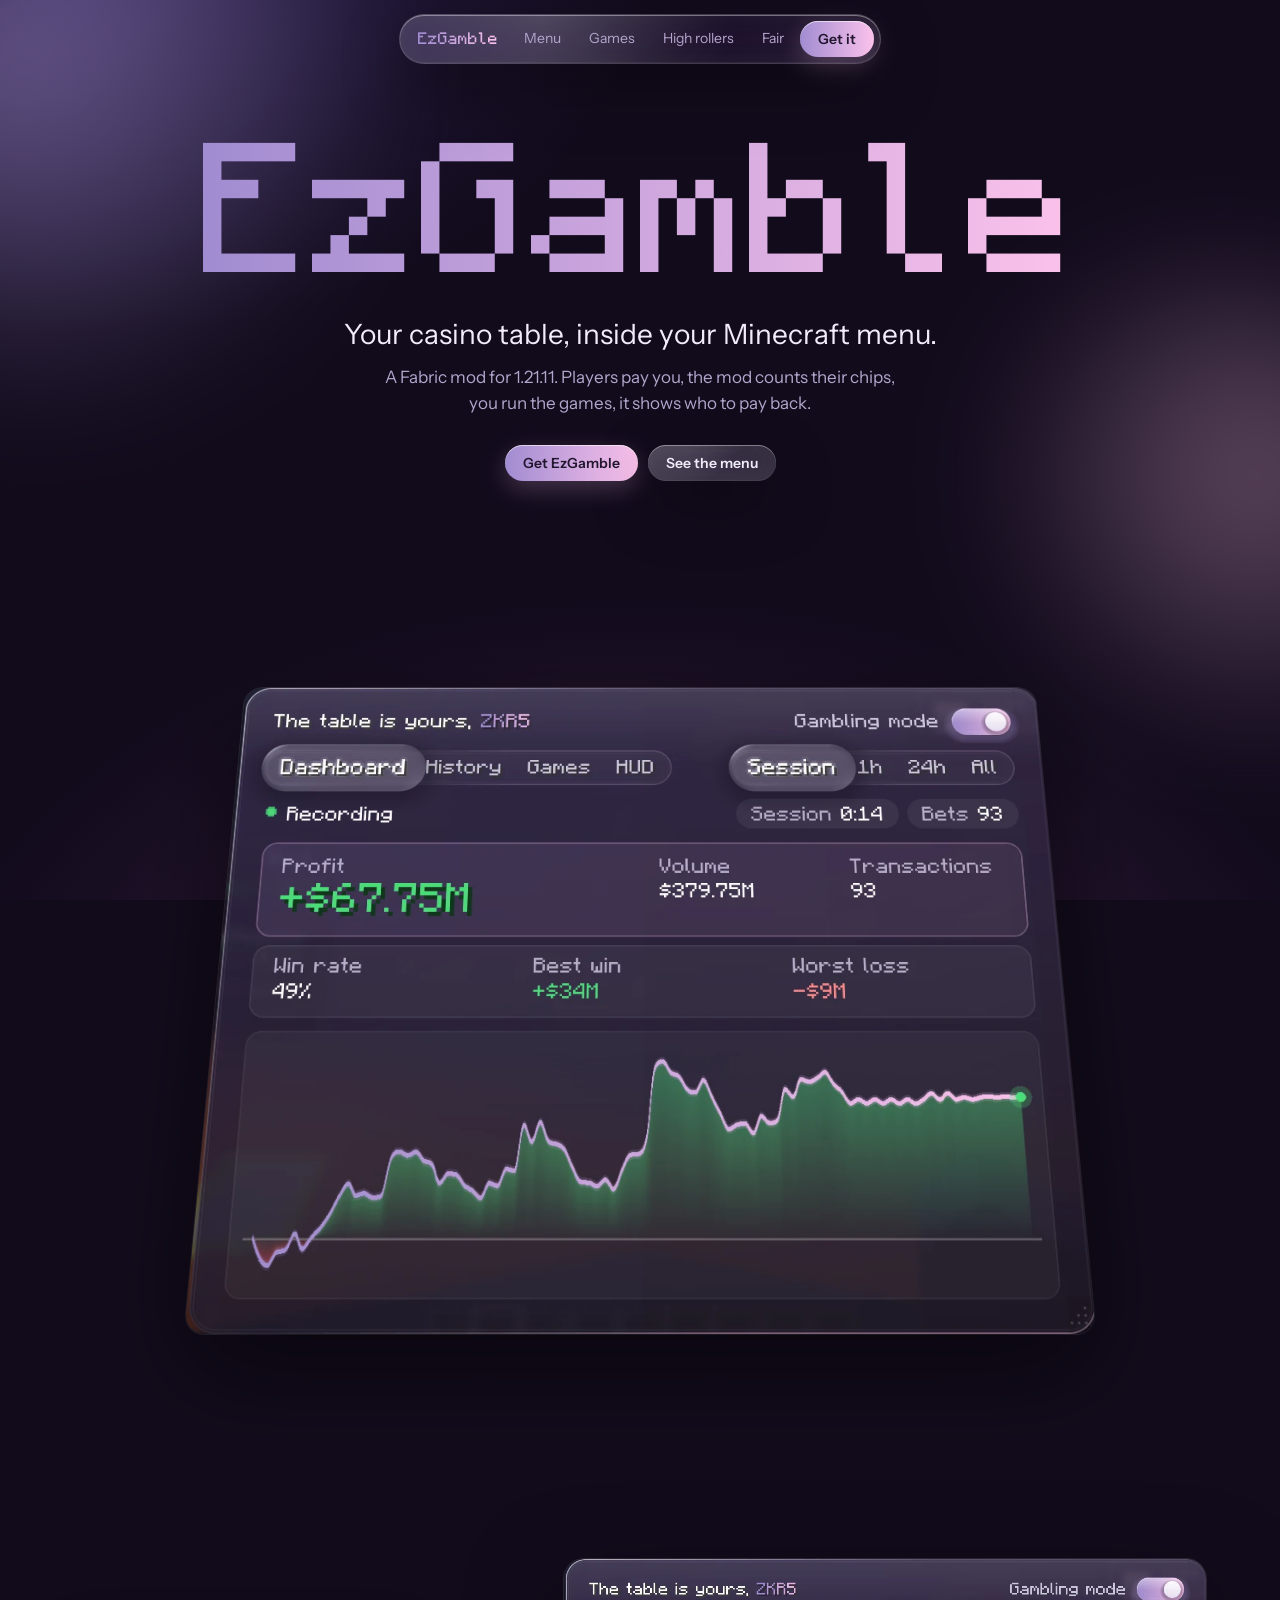
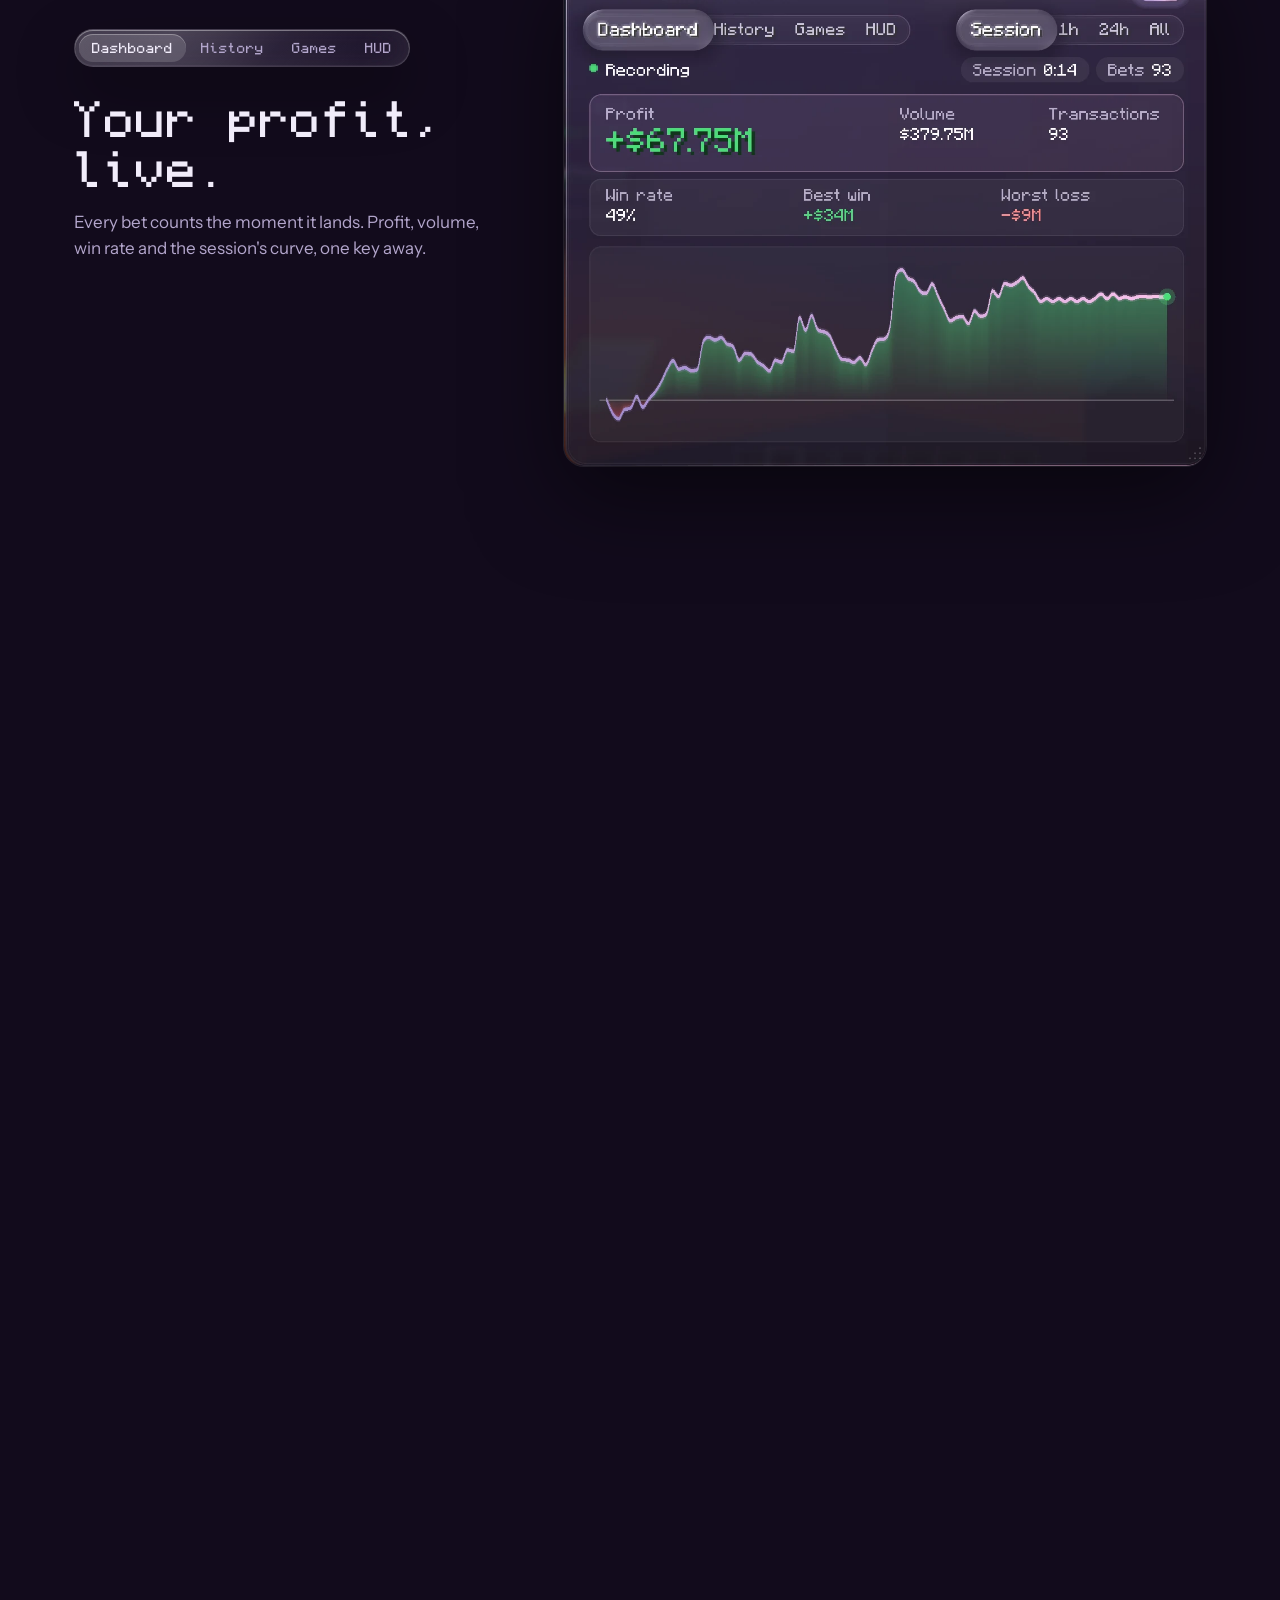
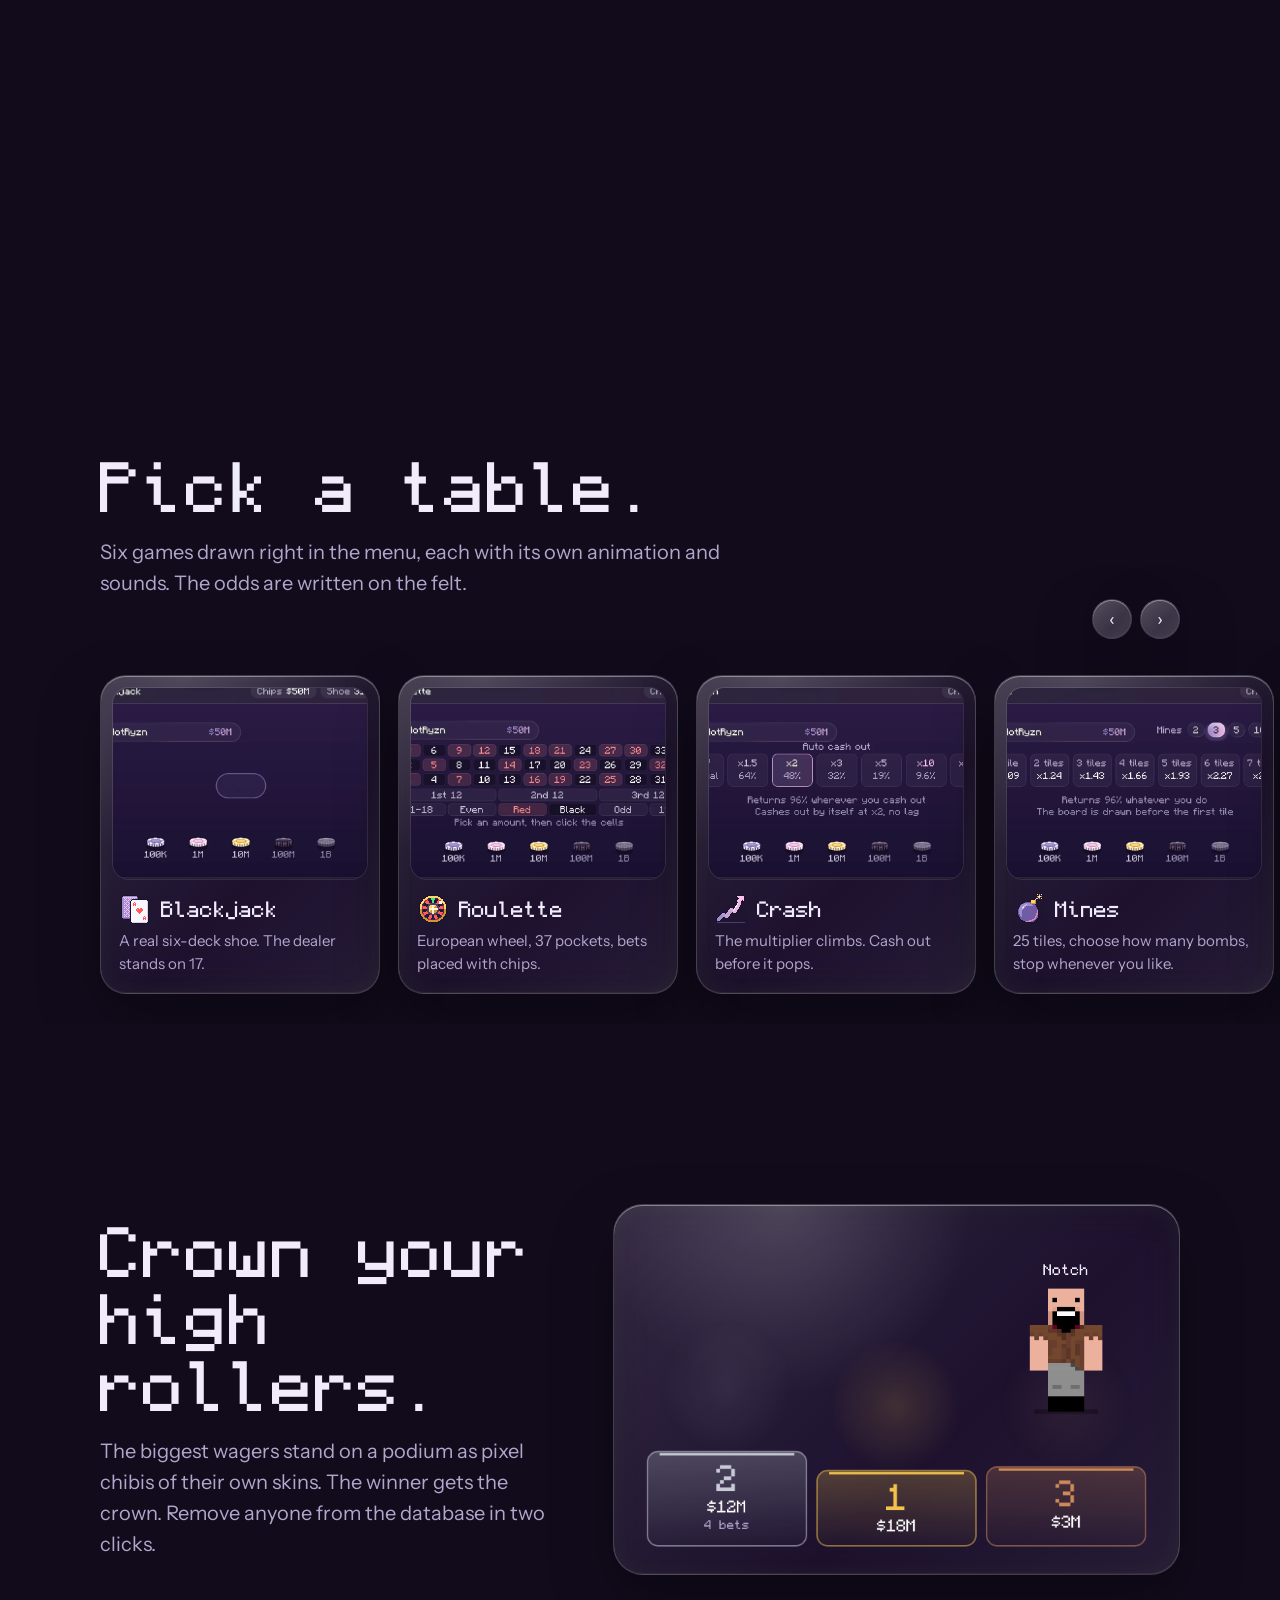
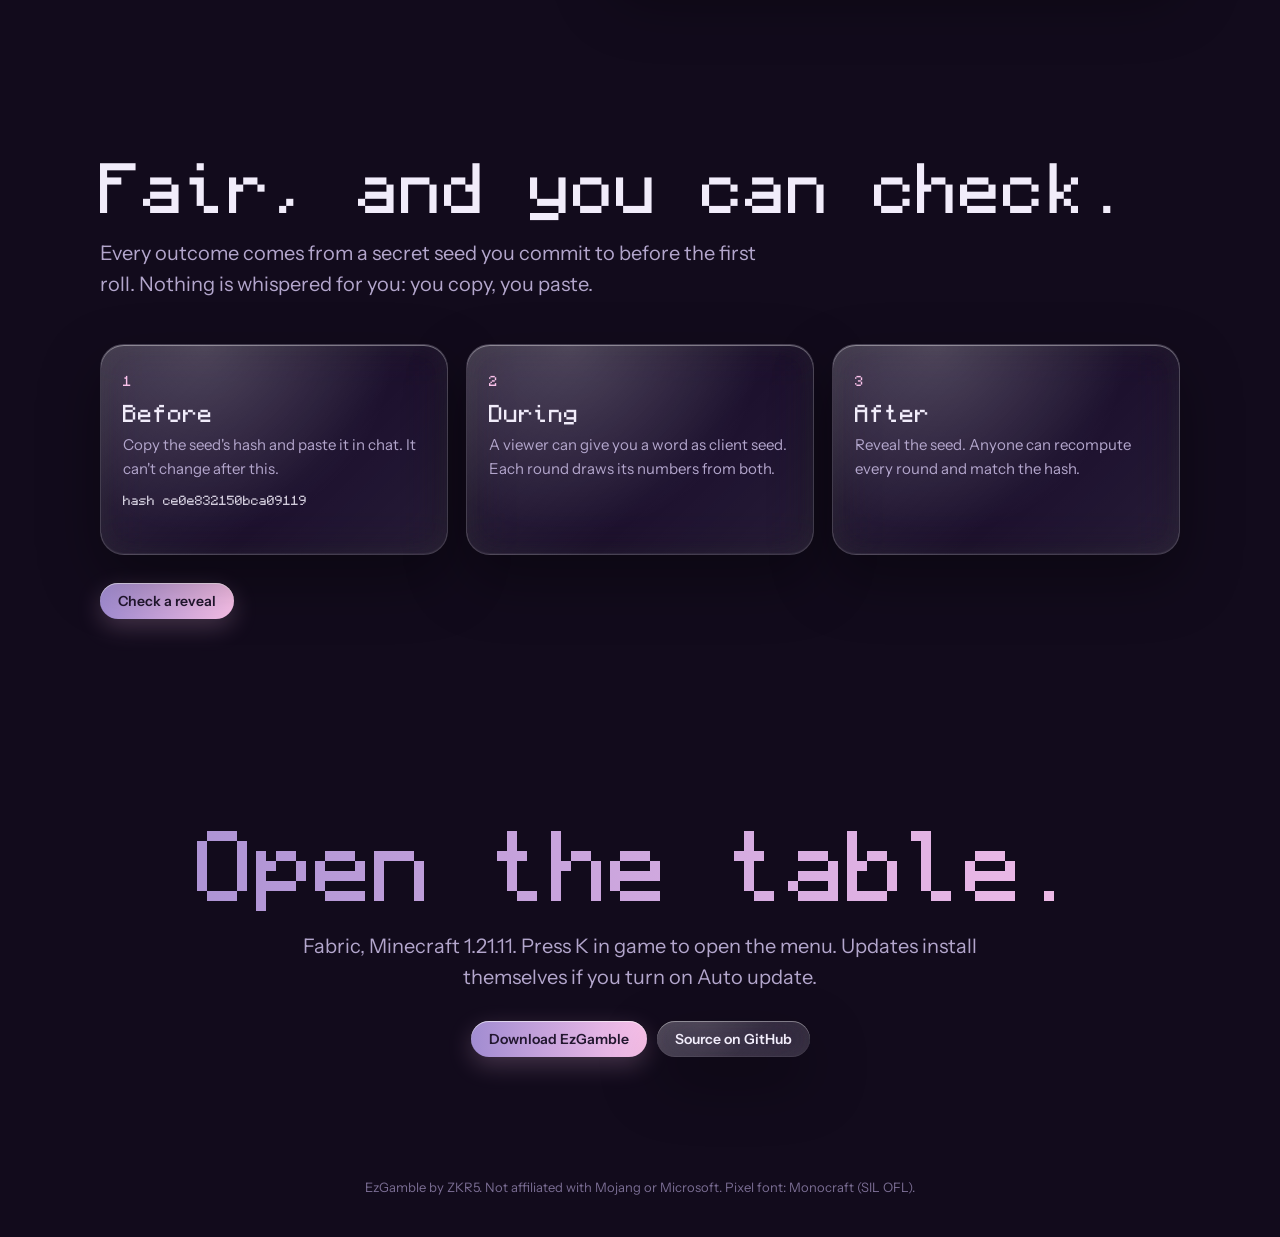
<file: docs/index.html>
<!doctype html>
<html lang="en">
<head>
<meta charset="utf-8">
<meta name="viewport" content="width=device-width, initial-scale=1">
<title>EzGamble</title>
<meta name="description" content="EzGamble: a Fabric mod for Minecraft 1.21.11 that turns your menu into a casino table. Payments, games, payouts, provably fair.">
<link rel="icon" href="assets/fair.png">
<link rel="preconnect" href="https://fonts.googleapis.com"><link rel="preconnect" href="https://fonts.gstatic.com" crossorigin>
<link href="https://fonts.googleapis.com/css2?family=Instrument+Sans:wght@400;500;600&display=swap" rel="stylesheet">
<link rel="stylesheet" href="site.css">
<style>
  /* ---- hero */
  .hero { min-height: 100vh; display: grid; place-items: center; text-align: center; padding: 120px 20px 0; }
  .hero h1 { font-size: clamp(64px, 13vw, 176px); margin: 0; }
  .hero h1 span { background: linear-gradient(90deg, #a18cd1, #fbc2eb 40%, #fff 50%, #fbc2eb 60%, #a18cd1); background-size: 250% 100%; -webkit-background-clip: text; background-clip: text; color: transparent; animation: sheen 2.4s .3s cubic-bezier(.2, .7, .2, 1) both; }
  @keyframes sheen { from { background-position: 100% 0; } to { background-position: 0 0; } }
  .hero .tag { font-size: clamp(20px, 2.4vw, 28px); margin: 18px auto 8px; max-width: 22em; }
  .hero .meta { color: var(--mute); margin: 0 auto; max-width: 30em; }
  .hero .cta { display: flex; gap: 10px; justify-content: center; margin: 28px 0 0; flex-wrap: wrap; }
  .stage { perspective: 1400px; margin: 64px auto 0; width: min(1000px, 92vw); }
  .screen { border-radius: clamp(10px, 2.2vw, 22px); overflow: hidden; box-shadow: 0 40px 120px rgba(0, 0, 0, .55), 0 0 0 1px rgba(255, 255, 255, .12); transform-origin: 50% 100%; will-change: transform; }
  .screen img { width: 100%; height: auto; aspect-ratio: 1140 / 900; }

  /* ---- the menu, pinned while its tabs go by */
  .tour { height: 420vh; position: relative; }
  .tour .pin { position: sticky; top: 0; height: 100vh; display: grid; grid-template-columns: minmax(260px, 1fr) minmax(0, 1.45fr); gap: 48px; align-items: center; max-width: 1180px; margin: 0 auto; padding: 80px 24px 24px; }
  .steps { position: relative; min-height: 300px; }
  .step { position: absolute; inset: 0 0 auto 0; opacity: 0; transform: translateY(-8px); transition: opacity .18s, transform .18s; pointer-events: none; }
  .step.on { opacity: 1; transform: none; pointer-events: auto; transition: opacity .45s .2s, transform .5s .2s cubic-bezier(.2, .7, .2, 1); }
  .step h3 { font: 400 clamp(30px, 3.6vw, 46px)/1.08 var(--pixel); margin: 0 0 14px; }
  .step p { color: var(--mute); margin: 0; max-width: 24em; }
  .tabs { display: inline-flex; gap: 2px; padding: 4px; border-radius: 999px; margin-bottom: 28px; }
  .tabs b { font: 13px var(--pixel); font-weight: 400; color: var(--mute); padding: 7px 13px; border-radius: 999px; transition: background .3s, color .3s; }
  .tabs b.on { color: var(--text); background: rgba(255, 255, 255, .14); box-shadow: inset 0 1px 0 rgba(255, 255, 255, .3); }
  .device { position: relative; aspect-ratio: 1140 / 900; }
  .device img { position: absolute; inset: 0; width: 100%; height: 100%; object-fit: cover; border-radius: clamp(10px, 1.8vw, 20px); box-shadow: 0 30px 90px rgba(0, 0, 0, .5), 0 0 0 1px rgba(255, 255, 255, .12); opacity: 0; transform: scale(.97); transition: opacity .5s, transform .6s cubic-bezier(.2, .7, .2, 1); }
  .device img.on { opacity: 1; transform: none; }
  .device img.wide { object-fit: cover; object-position: 30% 50%; }
  @media (max-width: 860px) {
    .tour { height: auto; }
    .tour .pin { position: static; height: auto; grid-template-columns: 1fr; padding: 40px 20px; gap: 0; }
    .steps { min-height: 0; } .step { position: static; opacity: 1; transform: none; margin: 40px 0 16px; }
    .tabs { display: none; }
    .device { display: none; } .step .shot { display: block; }
  }
  .step .shot { display: none; margin-top: 18px; border-radius: 14px; box-shadow: 0 0 0 1px rgba(255, 255, 255, .12); }

  /* ---- games: a rail of tables */
  section.block { padding: 140px 0 40px; }
  .rail { scroll-padding-inline: max(20px, calc((100vw - 1120px) / 2 + 20px)); display: grid; grid-auto-flow: column; grid-auto-columns: minmax(280px, 340px); gap: 18px; overflow-x: auto; scroll-snap-type: x mandatory; padding: 36px max(20px, calc((100vw - 1120px) / 2 + 20px)) 30px; scrollbar-width: none; }
  .rail::-webkit-scrollbar { display: none; }
  .table { scroll-snap-align: start; border-radius: 26px; padding: 12px 12px 18px; }
  .table .felt { border-radius: 16px; overflow: hidden; aspect-ratio: 4 / 3; box-shadow: 0 0 0 1px rgba(255, 255, 255, .1); }
  .table img.shot { width: 100%; height: 100%; object-fit: cover; transform: scale(1.45); transform-origin: 50% 60%; transition: transform .6s cubic-bezier(.2, .7, .2, 1); }
  .table:hover img.shot { transform: scale(1.32); }
  .table .t { display: flex; align-items: center; gap: 10px; margin: 14px 6px 4px; }
  .table .t img { width: 32px; height: 32px; }
  .table h4 { font: 400 20px var(--pixel); margin: 0; }
  .table p { color: var(--mute); margin: 0 6px; font-size: 15px; }
  .railnav { display: flex; gap: 8px; justify-content: flex-end; }
  .railnav button { width: 40px; height: 40px; border-radius: 50%; color: var(--text); font: 18px var(--sans); cursor: pointer; }

  /* ---- the podium */
  .podium { display: grid; grid-template-columns: 1fr 1.2fr; gap: 40px; align-items: center; }
  .podium canvas { width: 100%; height: auto; display: block; }
  .board { border-radius: 30px; padding: 10px; }
  @media (max-width: 860px) { .podium { grid-template-columns: 1fr; } }

  /* ---- fair: commit, play, reveal is a real sequence */
  .fair { display: grid; grid-template-columns: repeat(3, 1fr); gap: 18px; margin-top: 44px; }
  .fair .lg { border-radius: 24px; padding: 22px; }
  .fair i { font: normal 13px var(--pixel); color: var(--pink); }
  .fair h4 { font: 400 22px var(--pixel); margin: 8px 0 8px; }
  .fair p { color: var(--mute); margin: 0; font-size: 15px; }
  .fair code { display: block; margin-top: 14px; font: 12px var(--pixel); color: var(--text); word-break: break-all; opacity: .85; min-height: 3.2em; }
  @media (max-width: 860px) { .fair { grid-template-columns: 1fr; } }

  /* ---- the end */
  .end { text-align: center; padding: 160px 20px 120px; }
  .end h2 { font-size: clamp(44px, 7vw, 96px); margin: 0 0 18px; }
  .end .cta { display: flex; gap: 10px; justify-content: center; flex-wrap: wrap; margin-top: 28px; }
  footer { color: var(--dim); font-size: 13px; text-align: center; padding: 0 20px 40px; }
</style>
</head>
<body>
<div class="sky" aria-hidden="true"><div class="orb a"></div><div class="orb b"></div><div class="orb c"></div></div>

<nav class="nav lg" aria-label="Sections">
  <a class="mark" href="#top">EzGamble</a>
  <a class="l opt" href="#menu">Menu</a>
  <a class="l opt" href="#games">Games</a>
  <a class="l opt" href="#podium">High rollers</a>
  <a class="l opt" href="#fair">Fair</a>
  <a class="btn primary" href="#get">Get it</a>
</nav>

<header class="hero" id="top">
  <div>
    <h1 class="display"><span>EzGamble</span></h1>
    <p class="tag">Your casino table, inside your Minecraft menu.</p>
    <p class="meta">A Fabric mod for 1.21.11. Players pay you, the mod counts their chips, you run the games, it shows who to pay back.</p>
    <div class="cta"><a class="btn primary" href="#get">Get EzGamble</a><a class="btn ghost lg" href="#menu">See the menu</a></div>
    <div class="stage"><div class="screen" id="heroScreen"><img src="media/dash.webp" alt="The EzGamble menu: profit, win rate and the session's curve" fetchpriority="high"></div></div>
  </div>
</header>

<section class="tour" id="menu" aria-label="The menu">
  <div class="pin">
    <div>
      <div class="tabs lg" aria-hidden="true"><b data-i="0">Dashboard</b><b data-i="1">History</b><b data-i="2">Games</b><b data-i="3">HUD</b></div>
      <div class="steps">
        <div class="step" data-i="0"><h3>Your profit, live.</h3><p>Every bet counts the moment it lands. Profit, volume, win rate and the session's curve, one key away.</p><img class="shot" src="media/dash.webp" alt="" loading="lazy"></div>
        <div class="step" data-i="1"><h3>Every bet, on record.</h3><p>Games, payments and payouts in one list, filtered by wins or losses. Sessions are saved, so yesterday is still there.</p><img class="shot" src="media/hist.webp" alt="" loading="lazy"></div>
        <div class="step" data-i="2"><h3>Chips from /pay.</h3><p>When a player pays you, the mod turns it into chips in their name. Pick a table, bet their chips, and it keeps the count.</p><img class="shot" src="media/games.webp" alt="" loading="lazy"></div>
        <div class="step" data-i="3"><h3>Always on screen.</h3><p>Your balance, the session's profit and every payment that comes in, on the HUD, where you put it. Off when gambling mode is off.</p><img class="shot" src="media/hud.webp" alt="" loading="lazy"></div>
      </div>
    </div>
    <div class="device" aria-hidden="true">
      <img data-i="0" src="media/dash.webp" alt="">
      <img data-i="1" src="media/hist.webp" alt="" loading="lazy">
      <img data-i="2" src="media/games.webp" alt="" loading="lazy">
      <img data-i="3" src="media/hud.webp" alt="" loading="lazy">
    </div>
  </div>
</section>

<section class="block" id="games" aria-labelledby="gamesTitle">
  <div class="wrap">
    <h2 class="sec" id="gamesTitle">Pick a table.</h2>
    <p class="sub">Six games drawn right in the menu, each with its own animation and sounds. The odds are written on the felt.</p>
    <div class="railnav"><button class="lg" data-d="-1" aria-label="Previous games">‹</button><button class="lg" data-d="1" aria-label="Next games">›</button></div>
  </div>
  <div class="rail" id="rail">
    <article class="table lg"><div class="felt"><img class="shot" src="media/bj.webp" alt="Blackjack table" loading="lazy"></div><div class="t"><img class="pix" src="assets/blackjack.png" alt=""><h4>Blackjack</h4></div><p>A real six-deck shoe. The dealer stands on 17.</p></article>
    <article class="table lg"><div class="felt"><img class="shot" src="media/roulette.webp" alt="Roulette wheel" loading="lazy"></div><div class="t"><img class="pix" src="assets/roulette.png" alt=""><h4>Roulette</h4></div><p>European wheel, 37 pockets, bets placed with chips.</p></article>
    <article class="table lg"><div class="felt"><img class="shot" src="media/crash.webp" alt="Crash curve" loading="lazy"></div><div class="t"><img class="pix" src="assets/crash.png" alt=""><h4>Crash</h4></div><p>The multiplier climbs. Cash out before it pops.</p></article>
    <article class="table lg"><div class="felt"><img class="shot" src="media/mines.webp" alt="Mines board" loading="lazy"></div><div class="t"><img class="pix" src="assets/mines.png" alt=""><h4>Mines</h4></div><p>25 tiles, choose how many bombs, stop whenever you like.</p></article>
    <article class="table lg"><div class="felt"><img class="shot" src="media/crates.webp" alt="Crate opening" loading="lazy"></div><div class="t"><img class="pix" src="assets/crates.png" alt=""><h4>Crates</h4></div><p>The reel shows the true odds. No fake near misses.</p></article>
    <article class="table lg"><div class="felt"><img class="shot" src="media/coin.webp" alt="Coinflip" loading="lazy"></div><div class="t"><img class="pix" src="assets/coinflip.png" alt=""><h4>Coinflip</h4></div><p>Heads or tails, double or nothing.</p></article>
  </div>
</section>

<section class="block" id="podium" aria-labelledby="podTitle">
  <div class="wrap podium">
    <div>
      <h2 class="sec" id="podTitle">Crown your high rollers.</h2>
      <p class="sub">The biggest wagers stand on a podium as pixel chibis of their own skins. The winner gets the crown. Remove anyone from the database in two clicks.</p>
    </div>
    <div class="board lg"><canvas id="pod" width="720" height="460" aria-label="A podium: NotRyzn first with a crown, ZKR5 second, Notch third" role="img"></canvas></div>
  </div>
</section>

<section class="block" id="fair" aria-labelledby="fairTitle">
  <div class="wrap">
    <h2 class="sec" id="fairTitle">Fair, and you can check.</h2>
    <p class="sub">Every outcome comes from a secret seed you commit to before the first roll. Nothing is whispered for you: you copy, you paste.</p>
    <div class="fair">
      <div class="lg"><i>1</i><h4>Before</h4><p>Copy the seed's hash and paste it in chat. It can't change after this.</p><code id="h1"></code></div>
      <div class="lg"><i>2</i><h4>During</h4><p>A viewer can give you a word as client seed. Each round draws its numbers from both.</p><code id="h2"></code></div>
      <div class="lg"><i>3</i><h4>After</h4><p>Reveal the seed. Anyone can recompute every round and match the hash.</p><code id="h3"></code></div>
    </div>
    <div class="cta" style="margin-top:28px"><a class="btn primary" href="verify.html">Check a reveal</a></div>
  </div>
</section>

<section class="end" id="get">
  <h2 class="display gradtext">Open the table.</h2>
  <p class="sub" style="margin:0 auto">Fabric, Minecraft 1.21.11. Press K in game to open the menu. Updates install themselves if you turn on Auto update.</p>
  <div class="cta"><a class="btn primary" id="dl" href="https://github.com/ryaanbcq/EzGamble">Download EzGamble</a><a class="btn ghost lg" href="https://github.com/ryaanbcq/EzGamble">Source on GitHub</a></div>
</section>
<footer>EzGamble by ZKR5. Not affiliated with Mojang or Microsoft. Pixel font: Monocraft (SIL OFL).</footer>

<script>
const reduce = matchMedia('(prefers-reduced-motion: reduce)').matches;
const clamp = (v, a = 0, b = 1) => Math.max(a, Math.min(b, v));

// the specular highlight follows the pointer on any glass under it
addEventListener('pointermove', (e) => {
  const el = e.target.closest && e.target.closest('.lg');
  if (!el) return;
  const r = el.getBoundingClientRect();
  el.style.setProperty('--mx', (e.clientX - r.left) + 'px'); el.style.setProperty('--my', (e.clientY - r.top) + 'px');
}, { passive: true });

// the latest jar, straight from the updater's own file
fetch('https://raw.githubusercontent.com/ryaanbcq/EzGamble/main/update/latest.json?t=' + Date.now()).then((r) => r.json()).then((o) => {
  const a = document.getElementById('dl');
  a.href = 'https://raw.githubusercontent.com/ryaanbcq/EzGamble/main/update/' + o.file;
  a.textContent = 'Download ' + o.version;
}).catch(() => {});

// hero: the menu lies back, then stands up as you scroll
const hero = document.getElementById('heroScreen');
// tour: which tab is showing
const tour = document.getElementById('menu'), steps = [...tour.querySelectorAll('.step')], shots = [...tour.querySelectorAll('.device img')], tabs = [...tour.querySelectorAll('.tabs b')];
let shown = -1;
function frame() {
  const vh = innerHeight;
  if (!reduce) {
    const p = clamp(1 - hero.getBoundingClientRect().top / vh);
    hero.style.transform = `rotateX(${(1 - p) * 24}deg) scale(${0.88 + p * 0.12})`;
  }
  const r = tour.getBoundingClientRect(), p = clamp(-r.top / (r.height - vh));
  const i = Math.min(3, Math.floor(p * 4));
  if (i !== shown) {
    shown = i;
    for (const list of [steps, shots, tabs]) list.forEach((el) => el.classList.toggle('on', +el.dataset.i === i));
  }
}
addEventListener('scroll', () => requestAnimationFrame(frame), { passive: true });
addEventListener('resize', frame);
frame();

// games rail arrows
document.querySelectorAll('.railnav button').forEach((b) => b.addEventListener('click', () => {
  const rail = document.getElementById('rail');
  rail.scrollBy({ left: +b.dataset.d * rail.clientWidth * 0.8, behavior: reduce ? 'auto' : 'smooth' });
}));

// ---- the podium, drawn like the mod: pixel chibis from the real skins (P.chibi)
const cv = document.getElementById('pod'), g = cv.getContext('2d');
g.imageSmoothingEnabled = false;
const PLAYERS = [['NotRyzn', '$18M', '9 bets'], ['ZKR5', '$12M', '4 bets'], ['Notch', '$3M', '3 bets']];
const MEDAL = ['#f2c14e', '#c7ccd6', '#cd8b5a'], STEP_H = [170, 132, 104], ORDER = [1, 0, 2];
const skins = PLAYERS.map(([n]) => { const im = new Image(); im.src = 'media/skins/' + n + '.png'; return im; });
let t0 = null;
const ease = (x) => 1 - Math.pow(1 - clamp(x), 3);
function rrect(x, y, w, h, r) { g.beginPath(); g.roundRect(x, y, w, h, r); }
function chibi(im, cx, feet, p, t, hop, seed) {
  if (!im.complete || !im.naturalWidth) return;
  let by = Math.floor((t + seed) / 500) % 2 ? p : 0;
  if (hop) { const c = (t + seed) % 1600; if (c < 240) by = -Math.round(Math.sin(c / 240 * Math.PI) * 4) * p; }
  g.fillStyle = 'rgba(0,0,0,.28)'; g.fillRect(cx - 7 * p, feet - p * .5, 14 * p, p);
  const x = cx - 8 * p, top = feet - 28 * p + by, lg = feet - 10 * p + Math.min(0, by), body = top + 8 * p;   // head 8, body 10, legs 10 texels
  const legacy = im.naturalHeight < 64;   // an old 64x32 skin: no left limbs, no body overlays; the right limbs stand in (Minecraft mirrors them)
  const S = (u, v, uw, vh, dx, dy, w, h) => { if (v + vh > im.naturalHeight) return; g.drawImage(im, u, v, uw, vh, Math.round(dx), Math.round(dy), Math.round(w), Math.round(h)); };
  S(4, 20, 4, 12, x + 4 * p, lg, 4 * p, 10 * p); S(4, 36, 4, 12, x + 4 * p, lg, 4 * p, 10 * p);
  S(legacy ? 4 : 20, legacy ? 20 : 52, 4, 12, x + 8 * p, lg, 4 * p, 10 * p); S(4, 52, 4, 12, x + 8 * p, lg, 4 * p, 10 * p);
  S(20, 20, 8, 12, x + 4 * p, body, 8 * p, 10 * p); S(20, 36, 8, 12, x + 4 * p, body, 8 * p, 10 * p);
  S(44, 20, 4, 12, x, body, 4 * p, 10 * p); S(44, 36, 4, 12, x, body, 4 * p, 10 * p);
  S(legacy ? 44 : 36, legacy ? 20 : 52, 4, 12, x + 12 * p, body, 4 * p, 10 * p); S(52, 52, 4, 12, x + 12 * p, body, 4 * p, 10 * p);
  S(8, 8, 8, 8, x + 4 * p, top, 8 * p, 8 * p); if (!legacy) S(40, 8, 8, 8, x + 4 * p, top, 8 * p, 8 * p);   // old skins often paint the hat layer solid black; Minecraft drops it
  return top;
}
function crown(cx, top, p, drop) {
  const c0 = cx - 4 * p, cy = top - 3 * p - drop;
  g.fillStyle = '#f2c14e'; for (const i of [0, 3, 4, 7]) g.fillRect(c0 + i * p, cy, p, p);
  g.fillRect(c0, cy + p, 8 * p, p); g.fillStyle = '#c8902e'; g.fillRect(c0, cy + 2 * p, 8 * p, p);
  g.fillStyle = '#e0475b'; g.fillRect(c0 + 3 * p, cy + p, 2 * p, p);
}
function sparkles(cx, feet, p, t) {
  [[-12, 24], [11, 28], [-10, 8], [13, 13], [7, 32]].forEach(([dx, dy], i) => {
    const f = Math.floor(t / 110 + i * 5) % 16; if (f > 4) return;
    const x = cx + dx * p, y = feet - dy * p, q = p * .75, col = i % 2 ? '#fff4c8' : '#f2c14e';
    g.fillStyle = col; g.fillRect(x, y, q, q);
    if (f === 2 || f === 3) { g.globalAlpha = .6; g.fillRect(x - q, y, q, q); g.fillRect(x + q, y, q, q); g.fillRect(x, y - q, q, q); g.fillRect(x, y + q, q, q); g.globalAlpha = 1; }
  });
}
function draw(now) {
  const t = reduce ? 1e9 : (t0 == null ? 0 : now - t0), W = cv.width, H = cv.height, base = H - 24, sw = 210, gap = 14, p = 6;
  g.clearRect(0, 0, W, H);
  ORDER.forEach((rank, col) => {
    const sx = W / 2 - sw * 1.5 - gap + col * (sw + gap), cx = sx + sw / 2, m = MEDAL[rank];
    const grow = ease((t - [500, 250, 0][rank]) / 700), sh = STEP_H[rank] * grow, top = base - sh;
    if (sh < 1) return;
    // halo
    const k = rank === 0 ? 1 : .55, hy = top - 14 * p, gr = g.createRadialGradient(cx, hy, 0, cx, hy, 15 * p);
    gr.addColorStop(0, m + Math.round(40 * k).toString(16).padStart(2, '0')); gr.addColorStop(1, m + '00');
    g.fillStyle = gr; g.fillRect(cx - 16 * p, hy - 16 * p, 32 * p, 32 * p);
    // the step, tinted glass with a medal lip
    const sg = g.createLinearGradient(0, top, 0, base); sg.addColorStop(0, m + '40'); sg.addColorStop(1, m + '08');
    rrect(sx, top, sw, sh, 14); g.fillStyle = sg; g.fill(); g.strokeStyle = m + '88'; g.lineWidth = 2; g.stroke();
    g.fillStyle = m; g.fillRect(sx + 16, top + 2, sw - 32, 3);
    g.font = '44px Monocraft'; g.textAlign = 'center'; g.fillStyle = m; if (sh > 52) g.fillText(String(rank + 1), cx, top + 52);
    const [name, amt, bets] = PLAYERS[rank];
    g.font = '20px Monocraft'; g.fillStyle = '#fff'; if (sh > 82) g.fillText(amt, cx, top + 80);
    g.font = '15px Monocraft'; g.fillStyle = '#b3a6cc'; if (sh > 106) g.fillText(bets, cx, top + 102);
    // the chibi drops onto its step once it has grown
    const land = ease((t - [500, 250, 0][rank] - 600) / 380), feet = top - 2 - (1 - land) * 140;
    if (land <= 0) return;
    g.globalAlpha = clamp(land * 2);
    const head = chibi(skins[rank], cx, feet, p, t, rank === 0 && land >= 1, rank * 137);
    g.font = '18px Monocraft'; g.fillStyle = rank === 0 ? '#fbc2eb' : '#f1ecfa'; g.fillText(name, cx, feet - 28 * p - (rank === 0 ? 3 * p : 0) - 12);
    if (rank === 0 && head != null) { const cd = (1 - ease((t - 1700) / 420)) * 90; if (t > 1500) crown(cx, head, p, cd); if (t > 2100) sparkles(cx, feet, p, t); }
    g.globalAlpha = 1;
  });
  requestAnimationFrame(draw);
}
new IntersectionObserver((es, o) => { if (es[0].isIntersecting) { t0 = performance.now(); o.disconnect(); } }, { threshold: .45 }).observe(cv);
document.fonts.ready.then(() => requestAnimationFrame(draw));

// fair: three hashes typed once, when the section comes into view
const rnd = (n) => [...crypto.getRandomValues(new Uint8Array(n))].map((b) => b.toString(16).padStart(2, '0')).join('');
const lines = { h1: 'hash ' + rnd(32), h2: 'client seed lucky7, round 1, 2, 3...', h3: 'seed ' + rnd(32) };
new IntersectionObserver((es, o) => {
  if (!es[0].isIntersecting) return; o.disconnect();
  Object.entries(lines).forEach(([id, s], k) => {
    const el = document.getElementById(id);
    if (reduce) { el.textContent = s; return; }
    let i = 0; setTimeout(function type() { el.textContent = s.slice(0, ++i); if (i < s.length) setTimeout(type, 14); }, k * 500);
  });
}, { threshold: .4 }).observe(document.querySelector('.fair'));
</script>
</body>
</html>
</file>
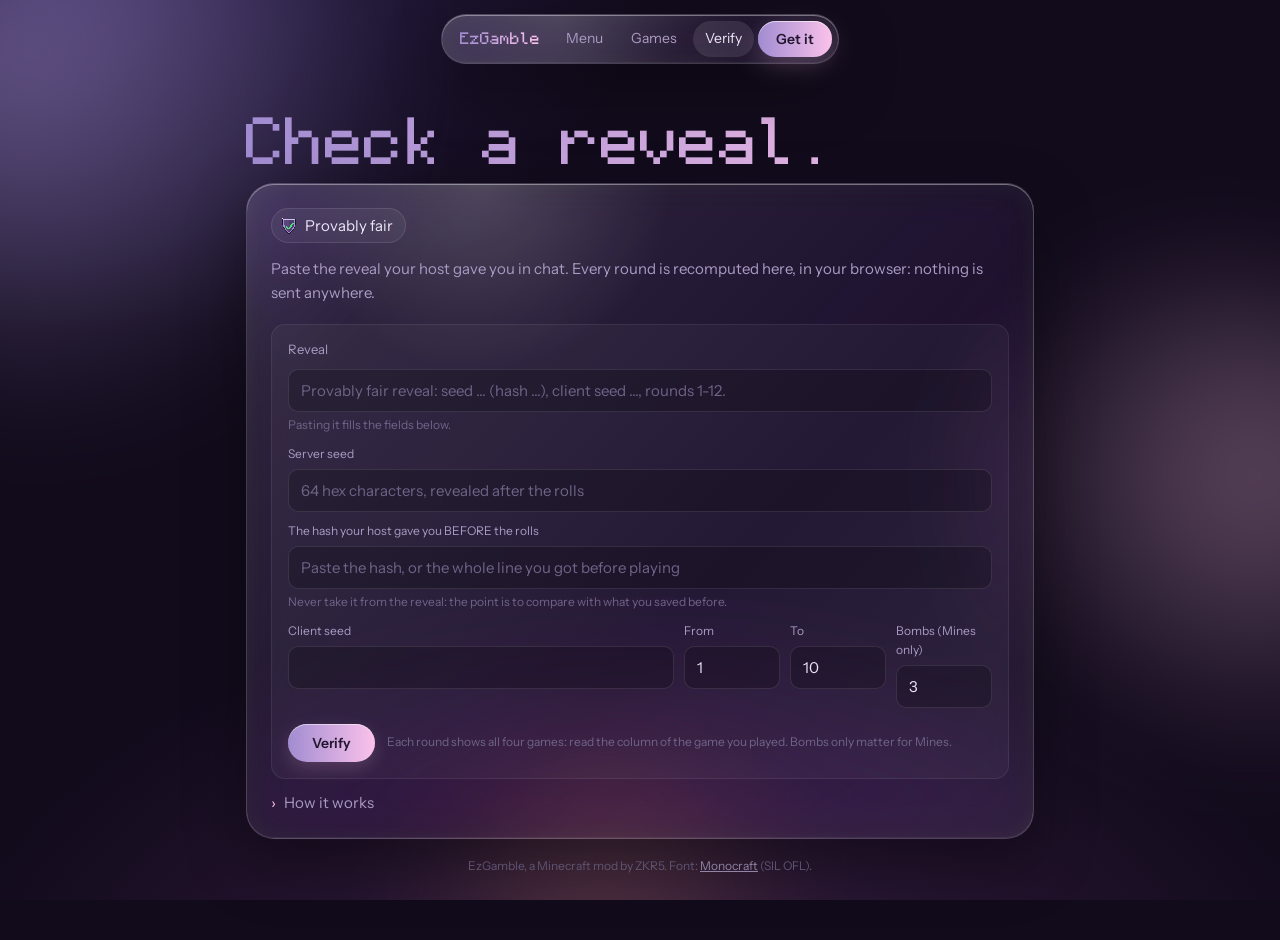
<file: docs/verify.html>
<!doctype html>
<html lang="en">
<head>
<meta charset="utf-8">
<meta name="viewport" content="width=device-width, initial-scale=1">
<title>EzGamble Verify</title>
<link rel="icon" href="assets/fair.png">
<link rel="preconnect" href="https://fonts.googleapis.com"><link rel="preconnect" href="https://fonts.gstatic.com" crossorigin>
<link href="https://fonts.googleapis.com/css2?family=Instrument+Sans:wght@400;500;600&display=swap" rel="stylesheet">
<link rel="stylesheet" href="site.css">
<style>
  :root {
    --bg: #110c19; --glass: rgba(44, 33, 64, .72); --glass-2: rgba(255, 255, 255, .05); --edge: rgba(255, 255, 255, .10);
    --text: #ece6f7; --mute: #a99bc2; --dim: #6f6488; --lav: #a18cd1; --pink: #fbc2eb; --green: #4be07a; --red: #ff5c5c; --gold: #f2c14e;
    --grad: linear-gradient(90deg, var(--lav), var(--pink));
  }
  * { box-sizing: border-box; }
  body { font-size: 15px; }
  main { max-width: 820px; margin: 0 auto; padding: 110px 16px 64px; }
  h1.display { font-size: clamp(36px, 6vw, 60px); margin: 0 0 10px; }
  input, .rounds, .verdict small, code { font-family: var(--pixel); }

  /* the window: the menu's glass panel */
  .window { border-radius: 28px; padding: 24px; }
  .top { display: flex; align-items: center; justify-content: space-between; gap: 12px; flex-wrap: wrap; }
  .brand { font-size: 18px; letter-spacing: .5px; }
  .brand b { font-weight: 400; background: var(--grad); -webkit-background-clip: text; background-clip: text; color: transparent; }
  .brand span { color: var(--mute); font-size: 14px; margin-left: 8px; }
  .pill { display: inline-flex; align-items: center; gap: 7px; padding: 5px 12px 5px 8px; border-radius: 999px; background: var(--glass-2); border: 1px solid var(--edge); color: var(--text); white-space: nowrap; }
  .pill img { width: 18px; height: 18px; image-rendering: pixelated; }
  .lead { color: var(--mute); margin: 14px 0 20px; }

  .card { background: rgba(255, 255, 255, .035); border: 1px solid rgba(255, 255, 255, .07); border-radius: 14px; padding: 14px 16px 16px; margin-top: 12px; }
  .card h2 { margin: 0 0 10px; font: inherit; font-size: 13px; color: var(--mute); font-weight: 400; }
  label { display: block; font-size: 12px; color: var(--mute); margin: 10px 0 5px; }
  input {
    width: 100%; padding: 9px 12px; border-radius: 10px; border: 1px solid var(--edge); background: rgba(0, 0, 0, .22); color: var(--text);
    font: inherit; outline: none; transition: border-color .15s, box-shadow .15s;
  }
  input::placeholder { color: var(--dim); }
  input:focus { border-color: rgba(161, 140, 209, .8); box-shadow: 0 0 0 3px rgba(161, 140, 209, .18); }
  .grid { display: grid; grid-template-columns: 1fr 96px 96px 96px; gap: 10px; }
  @media (max-width: 640px) { .grid { grid-template-columns: 1fr 1fr; } .grid > :first-child { grid-column: 1 / -1; } }
  .actions { display: flex; align-items: center; gap: 12px; margin-top: 16px; flex-wrap: wrap; }
  button {
    padding: 10px 24px; border: 0; border-radius: 999px; background: var(--grad); color: #22172f; font: 600 14px var(--sans); cursor: pointer;
    box-shadow: 0 6px 18px rgba(251, 194, 235, .18), inset 0 1px 0 rgba(255, 255, 255, .5); transition: transform .12s, filter .12s;
  }
  button:hover { transform: translateY(-1px); filter: brightness(1.05); }
  button:active { transform: scale(.97); }
  .hint { color: var(--dim); font-size: 12px; }

  /* the verdict */
  .verdict { display: flex; align-items: center; gap: 12px; border-radius: 14px; padding: 12px 16px; margin-top: 12px; border: 1px solid; }
  .verdict .mark { font-size: 22px; }
  .verdict small { display: block; color: var(--mute); word-break: break-all; }
  .verdict.ok { background: rgba(75, 224, 122, .08); border-color: rgba(75, 224, 122, .35); color: var(--green); }
  .verdict.bad { background: rgba(255, 92, 92, .08); border-color: rgba(255, 92, 92, .4); color: var(--red); }
  .verdict.info { background: rgba(161, 140, 209, .08); border-color: rgba(161, 140, 209, .35); color: var(--lav); }

  /* the rounds: one row each, like History */
  .rounds { margin-top: 12px; display: grid; gap: 6px; }
  .head, .row { display: grid; grid-template-columns: 52px repeat(4, 1fr); align-items: center; gap: 8px; }
  .head { color: var(--dim); font-size: 12px; padding: 0 10px; }
  .head span { display: flex; align-items: center; gap: 6px; }
  .head img { width: 16px; height: 16px; image-rendering: pixelated; }
  .row { padding: 8px 10px; border-radius: 10px; background: rgba(255, 255, 255, .03); border: 1px solid rgba(255, 255, 255, .05); }
  .row:hover { background: rgba(255, 255, 255, .06); border-color: rgba(161, 140, 209, .35); }
  .n { color: var(--dim); }
  .num { display: inline-grid; place-items: center; min-width: 28px; height: 22px; padding: 0 6px; border-radius: 6px; color: #fff; }
  .num.red { background: #c8344a; } .num.black { background: #241c30; border: 1px solid #3a2e4d; } .num.green { background: #2b9a57; }
  .coin { display: inline-flex; align-items: center; gap: 6px; }
  .coin i { width: 14px; height: 14px; border-radius: 50%; background: radial-gradient(circle at 35% 35%, #ffe9a8, var(--gold) 55%, #b9832c); box-shadow: inset 0 -1px 0 rgba(0, 0, 0, .3); }
  .coin.tails i { background: radial-gradient(circle at 35% 35%, #eef0f5, #c7ccd6 55%, #8d93a3); }
  .x { color: var(--text); } .x.hi { background: var(--grad); -webkit-background-clip: text; background-clip: text; color: transparent; } .x.lo { color: var(--red); }
  .minegrid { display: inline-grid; grid-template-columns: repeat(5, 5px); gap: 2px; padding: 3px; border-radius: 5px; background: rgba(0, 0, 0, .25); }
  .minegrid b { width: 5px; height: 5px; border-radius: 2px; background: rgba(255, 255, 255, .12); }
  .minegrid b.bomb { background: var(--pink); box-shadow: 0 0 6px rgba(251, 194, 235, .6); }
  @media (max-width: 640px) { .head, .row { grid-template-columns: 40px repeat(4, 1fr); gap: 6px; font-size: 12px; } .head span:not(:first-child) { font-size: 0; } }

  details { margin-top: 12px; }
  summary { cursor: pointer; color: var(--mute); list-style: none; display: flex; align-items: center; gap: 8px; }
  summary::before { content: '›'; color: var(--pink); transition: transform .15s; }
  details[open] summary::before { transform: rotate(90deg); }
  details ul { margin: 10px 0 0; padding-left: 20px; color: var(--mute); }
  details li { margin: 6px 0; }
  code { color: var(--pink); font-family: inherit; }
  footer { text-align: center; color: var(--dim); font-size: 12px; margin-top: 18px; }
  footer a { color: var(--mute); }
</style>
</head>
<body>
<div class="sky" aria-hidden="true"><div class="orb a"></div><div class="orb b"></div><div class="orb c"></div></div>
<nav class="nav lg" aria-label="Site">
  <a class="mark" href="index.html">EzGamble</a>
  <a class="l opt" href="index.html#menu">Menu</a>
  <a class="l opt" href="index.html#games">Games</a>
  <a class="l on" href="verify.html">Verify</a>
  <a class="btn primary" href="index.html#get">Get it</a>
</nav>
<main>
  <h1 class="display gradtext">Check a reveal.</h1>
  <div class="window lg">
    <div class="top">
      <div class="pill"><img src="assets/fair.png" alt="">Provably fair</div>
    </div>
    <p class="lead">Paste the reveal your host gave you in chat. Every round is recomputed here, in your browser: nothing is sent anywhere.</p>

    <div class="card">
      <h2>Reveal</h2>
      <input id="paste" placeholder="Provably fair reveal: seed ... (hash ...), client seed ..., rounds 1-12." aria-label="Reveal line">
      <span class="hint">Pasting it fills the fields below.</span>
      <label for="seed">Server seed</label>
      <input id="seed" placeholder="64 hex characters, revealed after the rolls" spellcheck="false">
      <label for="hash">The hash your host gave you BEFORE the rolls</label>
      <input id="hash" placeholder="Paste the hash, or the whole line you got before playing" spellcheck="false">
      <span class="hint">Never take it from the reveal: the point is to compare with what you saved before.</span>
      <div class="grid">
        <div><label for="client">Client seed</label><input id="client" spellcheck="false"></div>
        <div><label for="from">From</label><input id="from" value="1" inputmode="numeric"></div>
        <div><label for="to">To</label><input id="to" value="10" inputmode="numeric"></div>
        <div><label for="mines">Bombs (Mines only)</label><input id="mines" value="3" inputmode="numeric"></div>
      </div>
      <div class="actions"><button id="go">Verify</button><span class="hint">Each round shows all four games: read the column of the game you played. Bombs only matter for Mines.</span></div>
    </div>

    <div id="out" hidden>
      <div id="verdict" class="verdict"></div>
      <div class="rounds" id="rounds"></div>
    </div>

    <details>
      <summary>How it works</summary>
      <ul>
        <li>Before the rolls, your host shows <code>SHA-256(server seed)</code>. Another seed would give another hash, so it can't be swapped afterwards.</li>
        <li>Each draw of a round is <code>HMAC-SHA256(server seed, "client seed:round:draw")</code>, first 52 bits divided by 2<sup>52</sup>: a number n in [0, 1).</li>
        <li>Roulette <code>floor(n0 × 37)</code>. Coinflip heads if <code>n0 &lt; 0.5</code>. Crash <code>floor(96 / (1 - n0)) / 100</code>, between x1 and x1000.</li>
        <li>Mines: a Fisher-Yates shuffle of the 25 tiles, the bombs are its first tiles (numbered 1 to 25, left to right, top to bottom).</li>
        <li>Crates: <code>n0 × (sum of the chances)</code> walks the prize table in order. Blackjack: one round shuffles the whole shoe the same way, cards are dealt from the end.</li>
      </ul>
    </details>
  </div>
  <footer>EzGamble, a Minecraft mod by ZKR5. Font: <a href="https://github.com/IdreesInc/Monocraft">Monocraft</a> (SIL OFL).</footer>
</main>
<script>
const $ = (id) => document.getElementById(id);
const enc = new TextEncoder();
const hex = (buf) => [...new Uint8Array(buf)].map((b) => b.toString(16).padStart(2, '0')).join('');
const RED = new Set([1, 3, 5, 7, 9, 12, 14, 16, 18, 19, 21, 23, 25, 27, 30, 32, 34, 36]);
async function sha256(s) { return hex(await crypto.subtle.digest('SHA-256', enc.encode(s))); }
async function keyOf(seed) { return crypto.subtle.importKey('raw', enc.encode(seed), { name: 'HMAC', hash: 'SHA-256' }, false, ['sign']); }
/** Same maths as the mod (data/Fair.number): the first 7 bytes, 52 bits, over 2^52. */
async function number(key, client, nonce, cursor) {
  const h = new Uint8Array(await crypto.subtle.sign('HMAC', key, enc.encode(client + ':' + nonce + ':' + cursor)));
  let v = 0n;
  for (let i = 0; i < 7; i++) v = (v << 8n) | BigInt(h[i]);
  return Number(v >> 4n) / 2 ** 52;
}
const esc = (s) => s.replace(/[&<>"]/g, (c) => ({ '&': '&amp;', '<': '&lt;', '>': '&gt;', '"': '&quot;' }[c]));
$('hash').addEventListener('input', () => {   // the whole commitment line works too: keep only the hash
  const h = $('hash').value.match(/[0-9a-f]{64}/i);
  if (h && h[0] !== $('hash').value) $('hash').value = h[0];
});
$('paste').addEventListener('input', () => {
  const t = $('paste').value;
  const m = (re) => (t.match(re) || [])[1];
  const seed = m(/seed ([0-9a-f]{64})/i), client = m(/client seed ([A-Za-z0-9_-]+)/i), rounds = t.match(/rounds? (\d+)(?:-(\d+))?/i);
  if (seed) $('seed').value = seed;
  if (client) $('client').value = client;
  if (rounds) { $('from').value = rounds[2] ? rounds[1] : 1; $('to').value = rounds[2] || rounds[1]; }
});
$('go').addEventListener('click', async () => {
  const seed = $('seed').value.trim(), want = $('hash').value.trim().toLowerCase(), client = $('client').value.trim();
  const from = Math.max(1, parseInt($('from').value) || 1), to = Math.min(from + 499, Math.max(from, parseInt($('to').value) || from));
  const bombs = Math.min(24, Math.max(1, parseInt($('mines').value) || 3));
  $('out').hidden = false;
  const got = await sha256(seed), v = $('verdict');
  if (!want) { v.className = 'verdict info'; v.innerHTML = '<span class="mark">#</span><div>Hash of this seed<small>' + got + '</small></div>'; }
  else if (got === want) { v.className = 'verdict ok'; v.innerHTML = '<span class="mark">✔</span><div>The seed matches the hash you were shown<small>' + got + '</small></div>'; }
  else { v.className = 'verdict bad'; v.innerHTML = '<span class="mark">✖</span><div>This seed does NOT match the hash you were shown<small>seed hashes to ' + got + '</small></div>'; }
  const key = await keyOf(seed);
  const rows = ['<div class="head"><span>Round</span><span><img src="assets/roulette.png" alt="">Roulette</span><span><img src="assets/coinflip.png" alt="">Coinflip</span><span><img src="assets/crash.png" alt="">Crash</span><span><img src="assets/mines.png" alt="">Mines</span></div>'];
  for (let n = from; n <= to; n++) {
    const n0 = await number(key, client, n, 0);
    const r = Math.floor(n0 * 37), col = r === 0 ? 'green' : RED.has(r) ? 'red' : 'black';
    const heads = n0 < 0.5;
    const crash = Math.min(1000, Math.max(1, Math.floor(((1 - 0.04) / (1 - n0)) * 100) / 100));
    const idx = [...Array(25).keys()];
    for (let i = 24, c = 0; i > 0; i--, c++) { const j = Math.floor((await number(key, client, n, c)) * (i + 1)); [idx[i], idx[j]] = [idx[j], idx[i]]; }
    const set = new Set(idx.slice(0, bombs));
    const list = [...set].map((b) => b + 1).sort((a, b) => a - b).join(', ');
    const grid = [...Array(25).keys()].map((i) => '<b class="' + (set.has(i) ? 'bomb' : '') + '"></b>').join('');
    rows.push('<div class="row" title="n0 = ' + n0.toFixed(8) + '">'
      + '<span class="n">#' + n + '</span>'
      + '<span><span class="num ' + col + '">' + r + '</span></span>'
      + '<span class="coin ' + (heads ? 'heads' : 'tails') + '"><i></i>' + (heads ? 'Heads' : 'Tails') + '</span>'
      + '<span class="x ' + (crash >= 10 ? 'hi' : crash < 1.5 ? 'lo' : '') + '">x' + crash + '</span>'
      + '<span title="Bombs on tiles ' + esc(list) + '"><span class="minegrid">' + grid + '</span></span></div>');
  }
  $('rounds').innerHTML = rows.join('');
});
// the specular highlight follows the pointer on any glass under it
addEventListener('pointermove', (e) => {
  const el = e.target.closest && e.target.closest('.lg');
  if (!el) return;
  const r = el.getBoundingClientRect();
  el.style.setProperty('--mx', (e.clientX - r.left) + 'px'); el.style.setProperty('--my', (e.clientY - r.top) + 'px');
}, { passive: true });
</script>
</body>
</html>
</file>
<file: docs/site.css>
/* EzGamble site: the mod's own look (glass, lavender to pink, pixel display type), Apple-style pacing. */
@font-face { font-family: Monocraft; src: url(assets/Monocraft.ttf) format('truetype'); font-display: swap; }

:root {
  --night: #120b1c; --plum: #1e1430; --text: #f1ecfa; --mute: #b3a6cc; --dim: #7a6d93;
  --lav: #a18cd1; --pink: #fbc2eb; --gold: #f2c14e; --green: #4be07a; --red: #ff5c5c;
  --grad: linear-gradient(90deg, var(--lav), var(--pink));
  --pixel: Monocraft, ui-monospace, monospace;
  --sans: 'Instrument Sans', -apple-system, BlinkMacSystemFont, 'Segoe UI', sans-serif;
}
* { box-sizing: border-box; }
html { background: var(--night); scroll-behavior: smooth; }
body { margin: 0; color: var(--text); font: 17px/1.55 var(--sans); -webkit-font-smoothing: antialiased; overflow-x: hidden; }
img { display: block; max-width: 100%; }
a { color: inherit; }
:focus-visible { outline: 2px solid var(--pink); outline-offset: 3px; border-radius: 8px; }

/* the sky behind everything: slow glass orbs */
.sky { position: fixed; inset: 0; z-index: -1; overflow: hidden; background:
  radial-gradient(1200px 800px at 50% 120%, #3a1f45 0%, transparent 60%),
  radial-gradient(900px 700px at 10% -10%, #2a1f4a 0%, transparent 60%), var(--night); }
.orb { position: absolute; border-radius: 50%; filter: blur(60px); opacity: .55; animation: drift 26s ease-in-out infinite alternate; }
.orb.a { width: 46vmax; height: 46vmax; left: -12vmax; top: -10vmax; background: radial-gradient(circle at 30% 30%, #a18cd1, transparent 65%); }
.orb.b { width: 40vmax; height: 40vmax; right: -14vmax; top: 30vh; background: radial-gradient(circle at 60% 40%, #fbc2eb, transparent 65%); opacity: .35; animation-duration: 32s; }
.orb.c { width: 34vmax; height: 34vmax; left: 30vw; bottom: -18vmax; background: radial-gradient(circle, #f6a26b, transparent 65%); opacity: .22; animation-duration: 38s; }
@keyframes drift { to { transform: translate(6vmax, 4vmax) scale(1.08); } }

/* Liquid Glass: blur + saturation, a lit rim, a specular highlight that follows the pointer */
.lg {
  position: relative; isolation: isolate;
  background: linear-gradient(135deg, rgba(255, 255, 255, .13), rgba(255, 255, 255, .035) 60%, rgba(255, 255, 255, .08));
  backdrop-filter: blur(22px) saturate(180%); -webkit-backdrop-filter: blur(22px) saturate(180%);
  border: 1px solid rgba(255, 255, 255, .16);
  box-shadow: inset 0 1px 0 rgba(255, 255, 255, .38), inset 0 -1px 0 rgba(255, 255, 255, .06), inset 0 0 24px rgba(255, 255, 255, .04), 0 24px 60px rgba(0, 0, 0, .35);
}
.lg::before {
  content: ''; position: absolute; inset: 0; border-radius: inherit; pointer-events: none; z-index: -1;
  background: radial-gradient(420px circle at var(--mx, 30%) var(--my, 0%), rgba(255, 255, 255, .16), transparent 45%);
}

/* the floating nav: one glass capsule */
.nav { position: fixed; top: 14px; left: 50%; transform: translateX(-50%); z-index: 50; display: flex; align-items: center; gap: 4px; padding: 6px 6px 6px 18px; border-radius: 999px; max-width: calc(100vw - 32px); }
.nav .mark { font: 15px var(--pixel); background: var(--grad); -webkit-background-clip: text; background-clip: text; color: transparent; margin-right: 10px; text-decoration: none; white-space: nowrap; }
.nav a.l { font-size: 14px; color: var(--mute); text-decoration: none; padding: 7px 12px; border-radius: 999px; white-space: nowrap; }
.nav a.l:hover { color: var(--text); background: rgba(255, 255, 255, .07); }
.nav a.l.on { color: var(--text); background: rgba(255, 255, 255, .1); }
@media (max-width: 720px) { .nav a.l.opt { display: none; } }

.btn { display: inline-flex; align-items: center; gap: 8px; padding: 9px 18px; border-radius: 999px; font: 600 14px var(--sans); text-decoration: none; cursor: pointer; border: 0; white-space: nowrap; transition: transform .15s, filter .15s; }
.btn.primary { background: var(--grad); color: #22172f; box-shadow: inset 0 1px 0 rgba(255, 255, 255, .6), 0 8px 24px rgba(251, 194, 235, .22); }
.btn.ghost { color: var(--text); }
.btn:hover { transform: translateY(-1px); filter: brightness(1.06); }
.btn:active { transform: scale(.97); }

.wrap { max-width: 1120px; margin: 0 auto; padding: 0 20px; }
.display { font-family: var(--pixel); font-weight: 400; letter-spacing: -.01em; line-height: 1.05; }
.gradtext { background: var(--grad); -webkit-background-clip: text; background-clip: text; color: transparent; }
h2.sec { font: 400 clamp(34px, 5.4vw, 64px)/1.05 var(--pixel); margin: 0 0 16px; }
p.sub { color: var(--mute); font-size: clamp(17px, 1.6vw, 20px); max-width: 34em; margin: 0; }
.pix { image-rendering: pixelated; }

@media (prefers-reduced-motion: reduce) {
  *, *::before, *::after { animation: none !important; transition: none !important; scroll-behavior: auto !important; }
}
</file>
